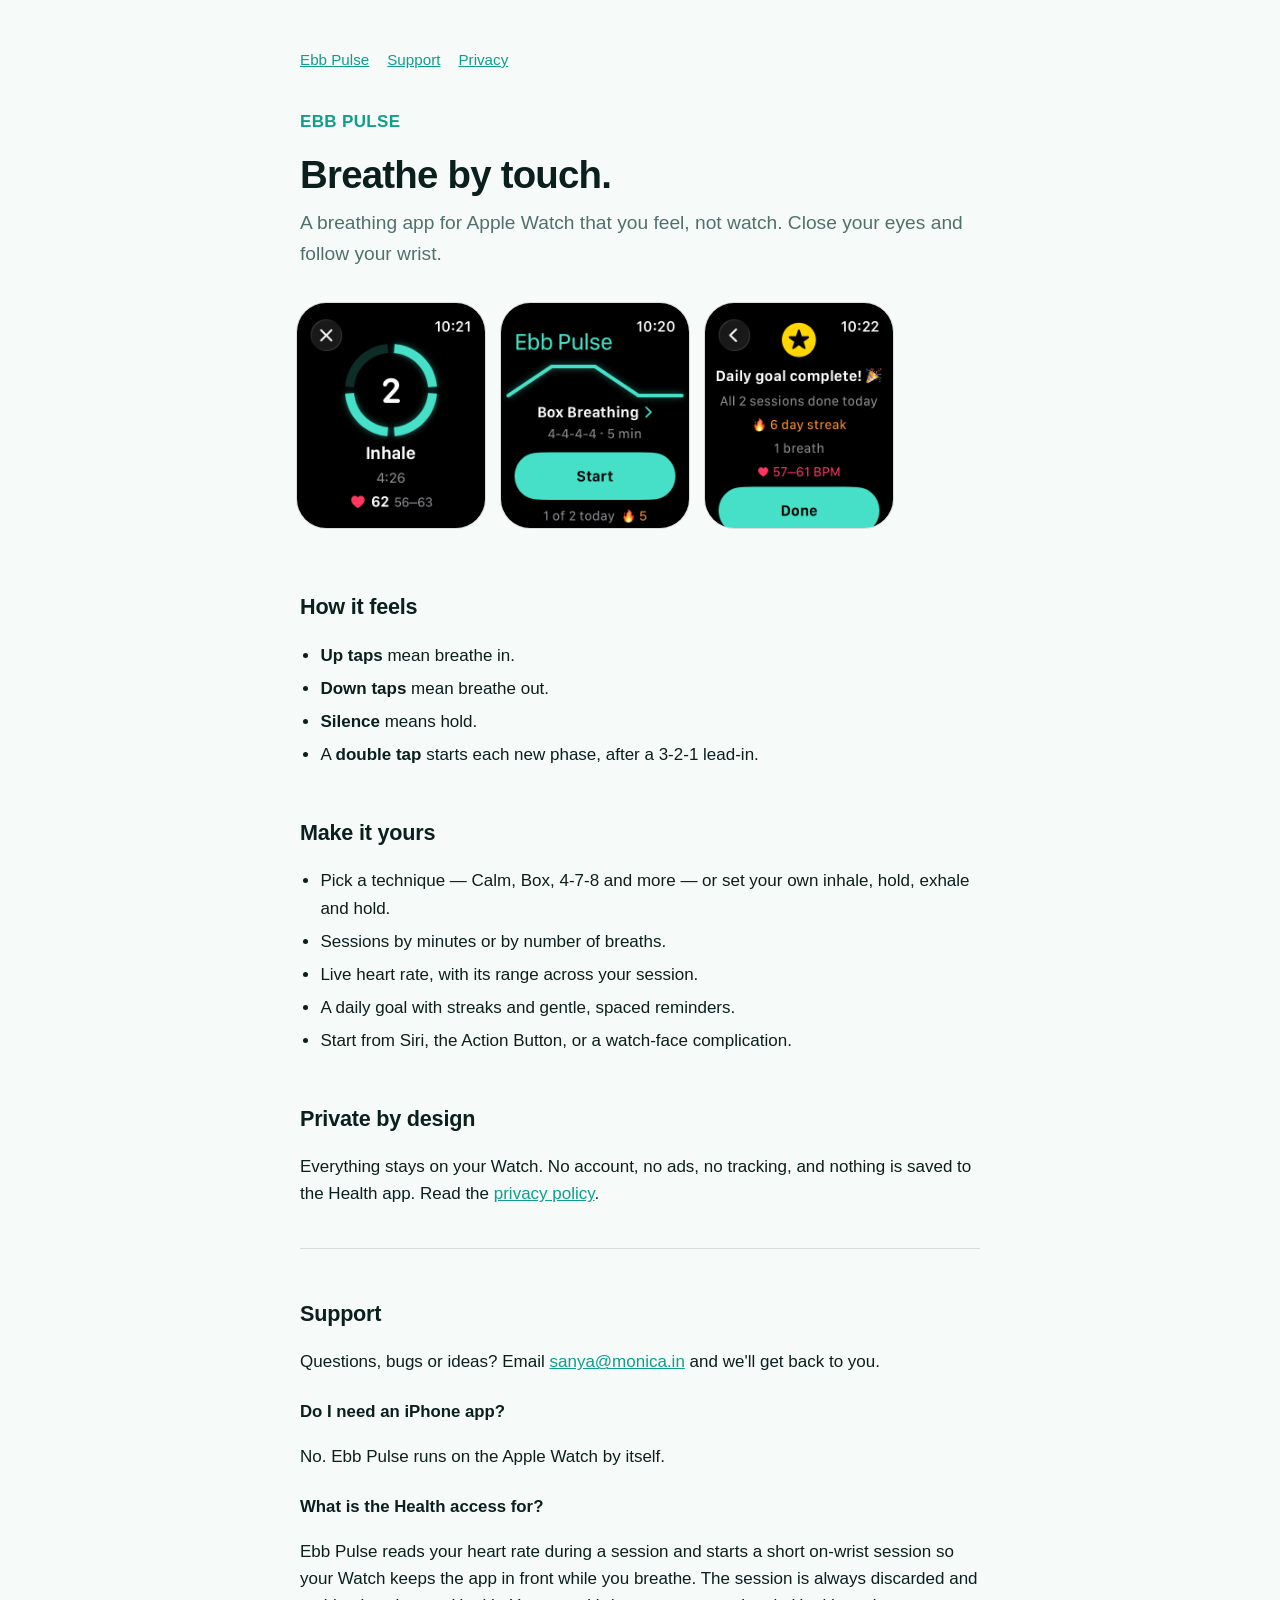
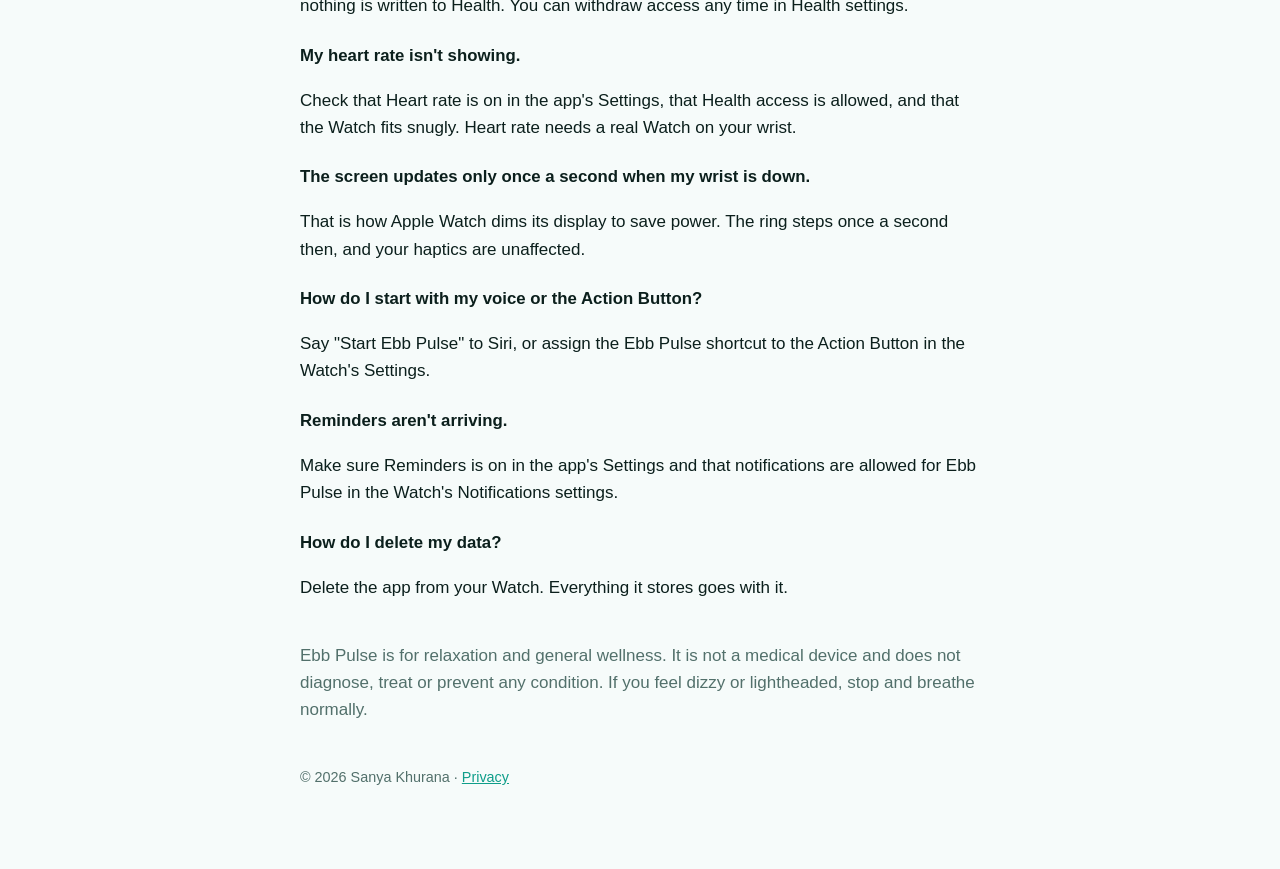
<file: index.html>
<!doctype html>
<html lang="en">
<head>
<meta charset="utf-8">
<meta name="viewport" content="width=device-width, initial-scale=1">
<title>Ebb Pulse — breathe by touch</title>
<meta name="description" content="Ebb Pulse is a breathing app for Apple Watch you can use with your eyes closed. Up taps in, down taps out, silence to hold.">
<link rel="stylesheet" href="style.css">
</head>
<body>
<main>
<nav><a href="index.html">Ebb Pulse</a><a href="#support">Support</a><a href="privacy.html">Privacy</a></nav>

<p class="brand">EBB PULSE</p>
<h1>Breathe by touch.</h1>
<p class="lead">A breathing app for Apple Watch that you feel, not watch. Close your eyes and follow your wrist.</p>

<div class="shots">
  <img src="img/01-breathing-session.png" alt="The breathing ring during an inhale, with live heart rate">
  <img src="img/02-home.png" alt="Home screen showing Box Breathing and today's progress">
  <img src="img/05-daily-goal.png" alt="Daily goal complete with a streak and heart-rate range">
</div>

<h2>How it feels</h2>
<ul>
  <li><strong>Up taps</strong> mean breathe in.</li>
  <li><strong>Down taps</strong> mean breathe out.</li>
  <li><strong>Silence</strong> means hold.</li>
  <li>A <strong>double tap</strong> starts each new phase, after a 3-2-1 lead-in.</li>
</ul>

<h2>Make it yours</h2>
<ul>
  <li>Pick a technique — Calm, Box, 4-7-8 and more — or set your own inhale, hold, exhale and hold.</li>
  <li>Sessions by minutes or by number of breaths.</li>
  <li>Live heart rate, with its range across your session.</li>
  <li>A daily goal with streaks and gentle, spaced reminders.</li>
  <li>Start from Siri, the Action Button, or a watch-face complication.</li>
</ul>

<h2>Private by design</h2>
<p>Everything stays on your Watch. No account, no ads, no tracking, and nothing is saved to the Health app. Read the <a href="privacy.html">privacy policy</a>.</p>

<hr>
<h2 id="support">Support</h2>
<p>Questions, bugs or ideas? Email <a href="mailto:sanya@monica.in">sanya@monica.in</a> and we'll get back to you.</p>

<h3>Do I need an iPhone app?</h3>
<p>No. Ebb Pulse runs on the Apple Watch by itself.</p>

<h3>What is the Health access for?</h3>
<p>Ebb Pulse reads your heart rate during a session and starts a short on-wrist session so your Watch keeps the app in front while you breathe. The session is always discarded and nothing is written to Health. You can withdraw access any time in Health settings.</p>

<h3>My heart rate isn't showing.</h3>
<p>Check that Heart rate is on in the app's Settings, that Health access is allowed, and that the Watch fits snugly. Heart rate needs a real Watch on your wrist.</p>

<h3>The screen updates only once a second when my wrist is down.</h3>
<p>That is how Apple Watch dims its display to save power. The ring steps once a second then, and your haptics are unaffected.</p>

<h3>How do I start with my voice or the Action Button?</h3>
<p>Say "Start Ebb Pulse" to Siri, or assign the Ebb Pulse shortcut to the Action Button in the Watch's Settings.</p>

<h3>Reminders aren't arriving.</h3>
<p>Make sure Reminders is on in the app's Settings and that notifications are allowed for Ebb Pulse in the Watch's Notifications settings.</p>

<h3>How do I delete my data?</h3>
<p>Delete the app from your Watch. Everything it stores goes with it.</p>

<p class="muted" style="margin-top:2.4em">Ebb Pulse is for relaxation and general wellness. It is not a medical device and does not diagnose, treat or prevent any condition. If you feel dizzy or lightheaded, stop and breathe normally.</p>

<footer>© 2026 Sanya Khurana · <a href="privacy.html">Privacy</a></footer>
</main>
</body>
</html>
</file>
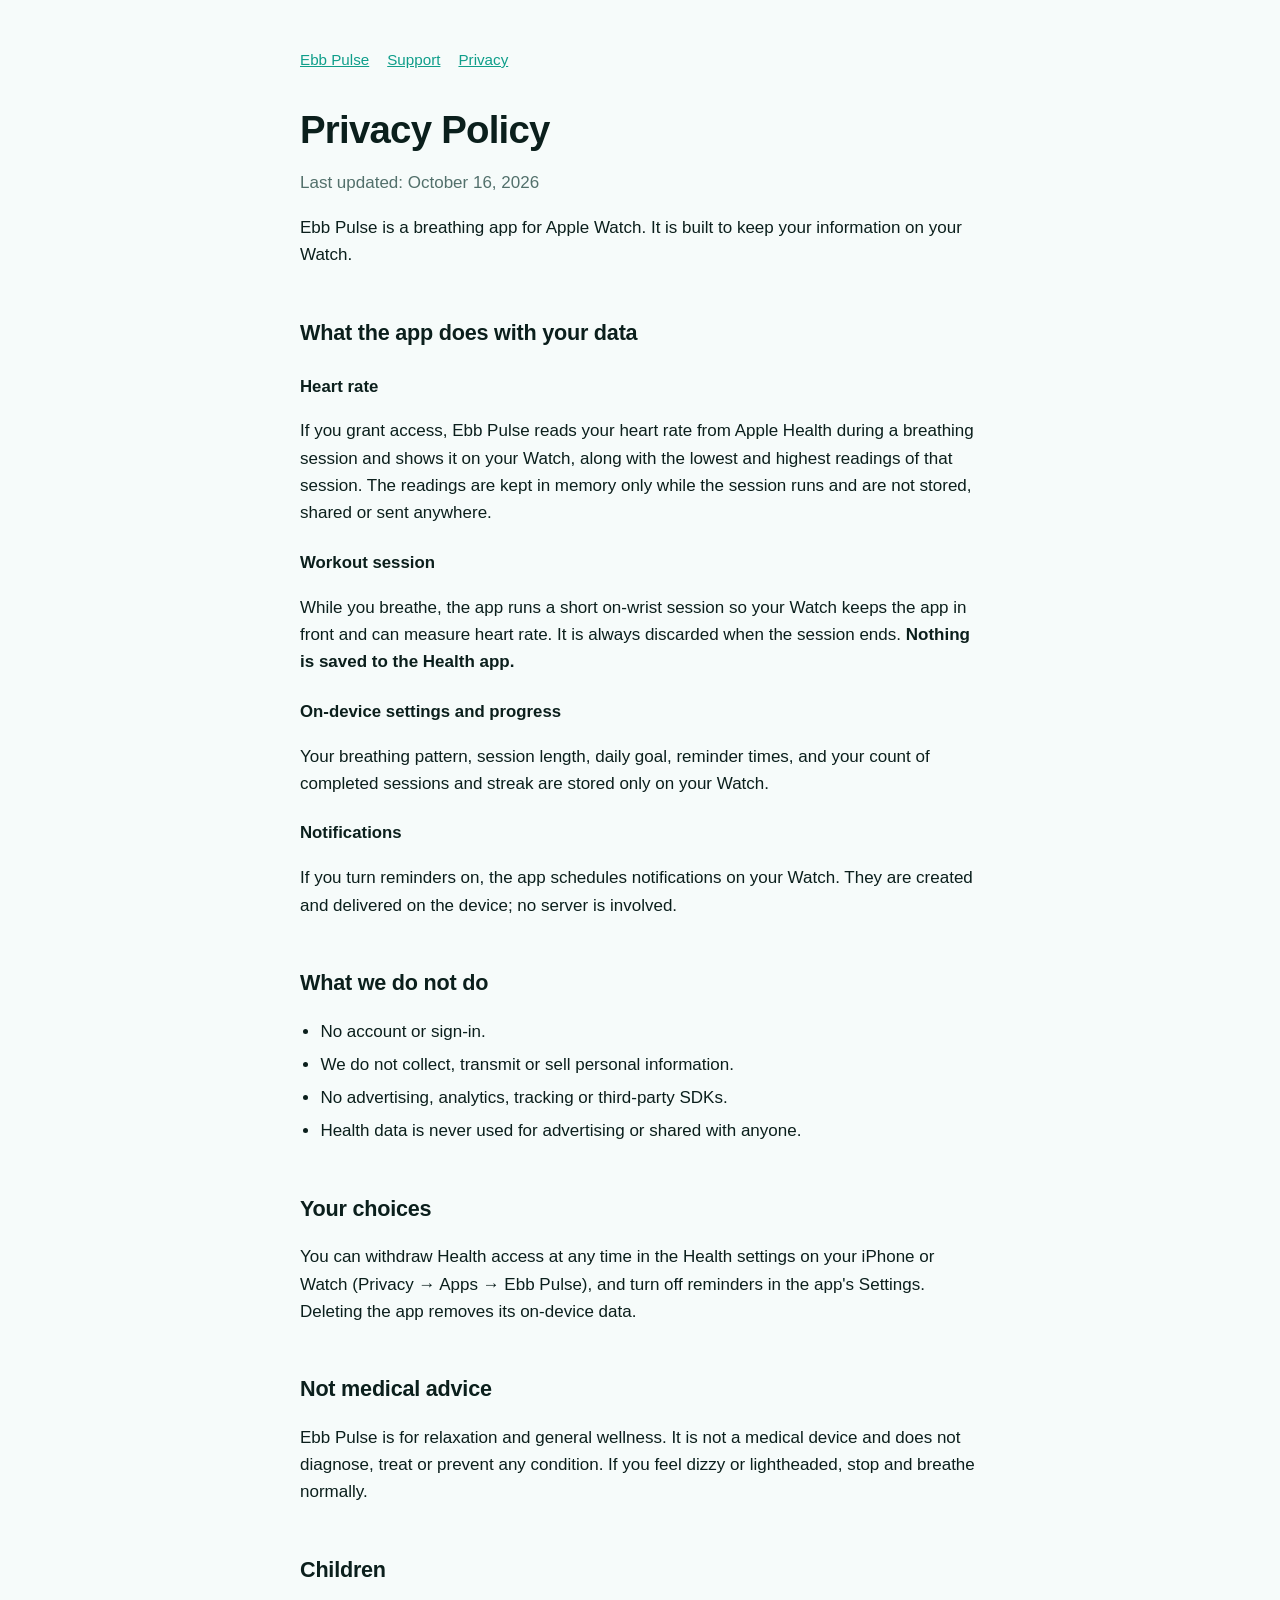
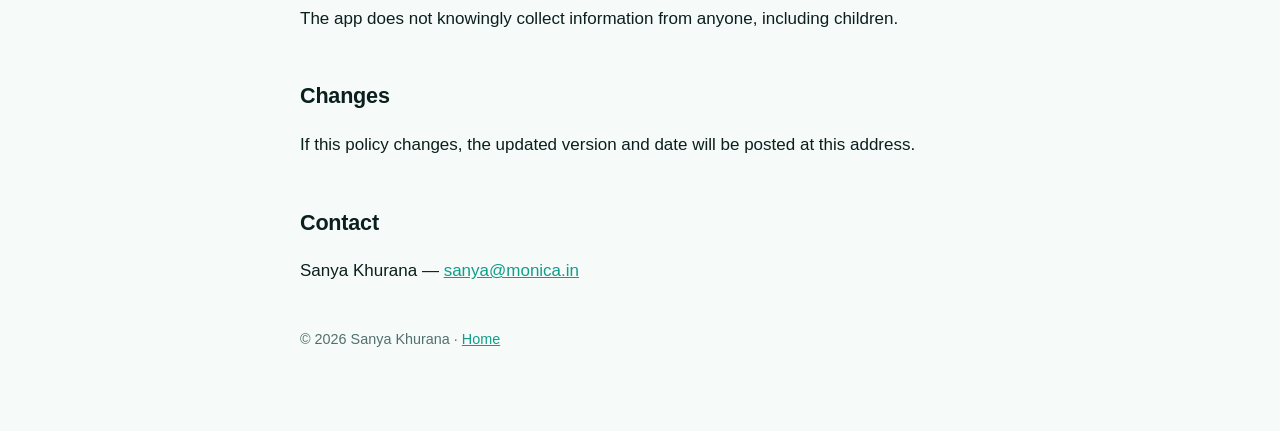
<file: privacy.html>
<!doctype html>
<html lang="en">
<head>
<meta charset="utf-8">
<meta name="viewport" content="width=device-width, initial-scale=1">
<title>Ebb Pulse — Privacy Policy</title>
<meta name="description" content="Privacy policy for Ebb Pulse, a breathing app for Apple Watch.">
<link rel="stylesheet" href="style.css">
</head>
<body>
<main>
<nav><a href="index.html">Ebb Pulse</a><a href="index.html#support">Support</a><a href="privacy.html">Privacy</a></nav>

<h1>Privacy Policy</h1>
<p class="muted">Last updated: October 16, 2026</p>

<p>Ebb Pulse is a breathing app for Apple Watch. It is built to keep your information on your Watch.</p>

<h2>What the app does with your data</h2>
<h3>Heart rate</h3>
<p>If you grant access, Ebb Pulse reads your heart rate from Apple Health during a breathing session and shows it on your Watch, along with the lowest and highest readings of that session. The readings are kept in memory only while the session runs and are not stored, shared or sent anywhere.</p>
<h3>Workout session</h3>
<p>While you breathe, the app runs a short on-wrist session so your Watch keeps the app in front and can measure heart rate. It is always discarded when the session ends. <strong>Nothing is saved to the Health app.</strong></p>
<h3>On-device settings and progress</h3>
<p>Your breathing pattern, session length, daily goal, reminder times, and your count of completed sessions and streak are stored only on your Watch.</p>
<h3>Notifications</h3>
<p>If you turn reminders on, the app schedules notifications on your Watch. They are created and delivered on the device; no server is involved.</p>

<h2>What we do not do</h2>
<ul>
  <li>No account or sign-in.</li>
  <li>We do not collect, transmit or sell personal information.</li>
  <li>No advertising, analytics, tracking or third-party SDKs.</li>
  <li>Health data is never used for advertising or shared with anyone.</li>
</ul>

<h2>Your choices</h2>
<p>You can withdraw Health access at any time in the Health settings on your iPhone or Watch (Privacy → Apps → Ebb Pulse), and turn off reminders in the app's Settings. Deleting the app removes its on-device data.</p>

<h2>Not medical advice</h2>
<p>Ebb Pulse is for relaxation and general wellness. It is not a medical device and does not diagnose, treat or prevent any condition. If you feel dizzy or lightheaded, stop and breathe normally.</p>

<h2>Children</h2>
<p>The app does not knowingly collect information from anyone, including children.</p>

<h2>Changes</h2>
<p>If this policy changes, the updated version and date will be posted at this address.</p>

<h2>Contact</h2>
<p>Sanya Khurana — <a href="mailto:sanya@monica.in">sanya@monica.in</a></p>

<footer>© 2026 Sanya Khurana · <a href="index.html">Home</a></footer>
</main>
</body>
</html>
</file>
<file: style.css>
:root{--bg:#06100f;--fg:#eaf6f3;--muted:#8fa7a2;--teal:#45e0c7;--line:rgba(255,255,255,.12);--card:#0d1a18}
@media (prefers-color-scheme:light){:root{--bg:#f6fbfa;--fg:#0b1f1c;--muted:#52706b;--teal:#0f9e8a;--line:rgba(0,0,0,.12);--card:#fff}}
*{box-sizing:border-box}
body{margin:0;background:var(--bg);color:var(--fg);font:17px/1.6 -apple-system,BlinkMacSystemFont,"SF Pro Text","Segoe UI",Roboto,sans-serif}
main{max-width:720px;margin:0 auto;padding:48px 20px 80px}
h1{font-size:2.4rem;line-height:1.15;margin:0 0 .3em;letter-spacing:-.02em}
h2{font-size:1.35rem;margin:2.2em 0 .5em;letter-spacing:-.01em}
h3{font-size:1.05rem;margin:1.4em 0 .2em}
p,li{color:var(--fg)} .muted{color:var(--muted)}
a{color:var(--teal)}
.brand{color:var(--teal);font-weight:600;letter-spacing:.02em}
.lead{font-size:1.2rem;color:var(--muted);margin:0 0 1.4em}
nav{display:flex;gap:18px;margin-bottom:36px;font-size:.95rem}
ul{padding-left:1.2em} li{margin:.35em 0}
.shots{display:flex;gap:14px;overflow-x:auto;padding:6px 0 14px;margin:1.4em -4px 0}
.shots img{width:190px;height:auto;border-radius:30px;border:1px solid var(--line);flex:0 0 auto}
hr{border:0;border-top:1px solid var(--line);margin:2.4em 0}
footer{margin-top:3em;font-size:.9rem;color:var(--muted)}
</file>
